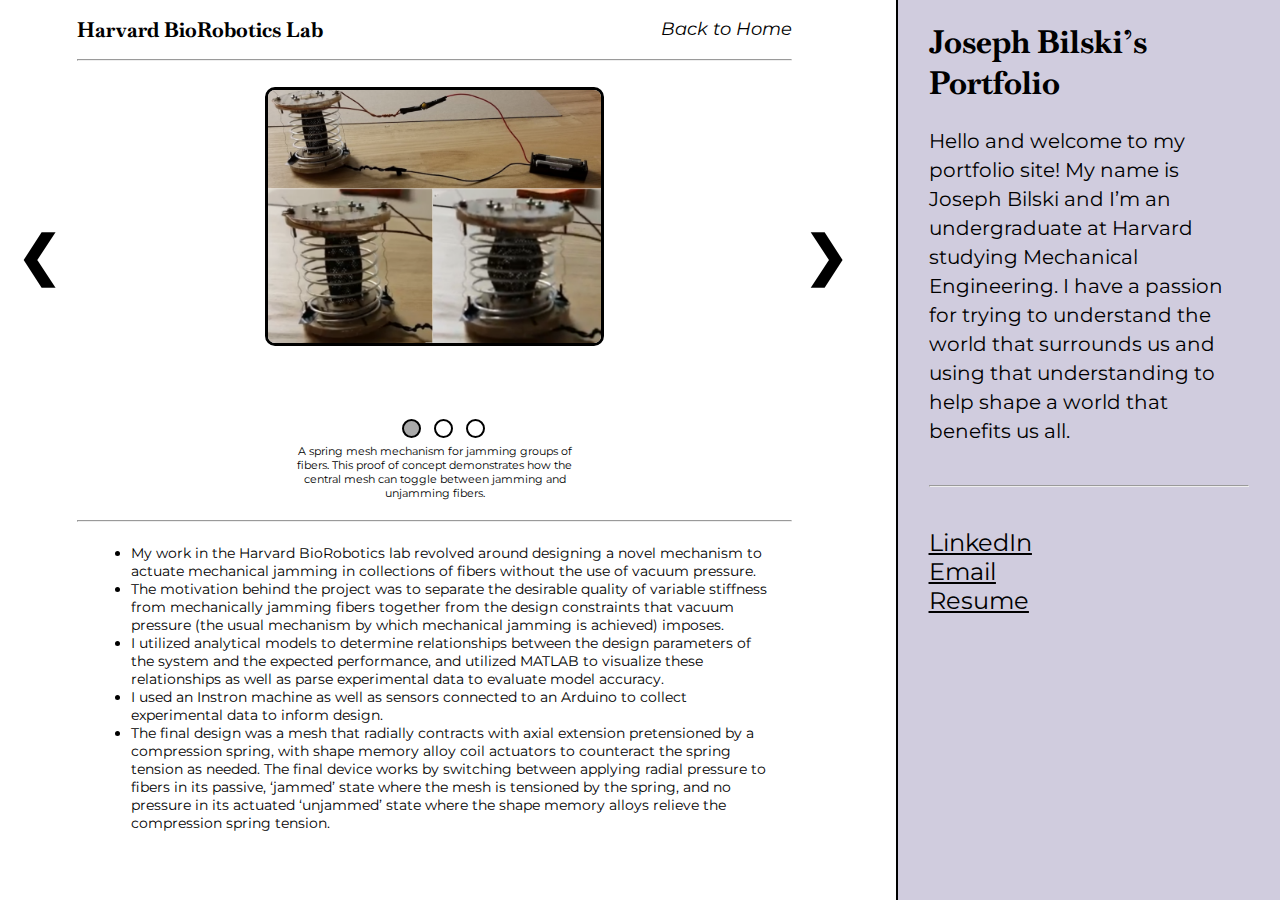
<file: BioRoboticsLab.html>
<!DOCTYPE html>
<html lang="en">

<head>
    <link rel="stylesheet" href="moreDetails.css">
    <script src="SlideShowScript.js"></script>
    <title>Test Site</title>
</head>

<body>
    <div class="wrapper">
        <div class="box sidebar">
            <!-- <hr> -->
            <h1>Joseph Bilski’s Portfolio</h1>
            <small>Hello and welcome to my portfolio site!
                My name is Joseph Bilski and I’m an undergraduate at Harvard studying Mechanical Engineering.
                I have a passion for trying to understand the world that surrounds us and using that understanding
                to help shape a world that benefits us all.</small><br>
            <br>
            <hr><br>
            <u><a href="https://www.linkedin.com/in/joseph-bilski-499a50207/" target="_blank">LinkedIn</a></u><br>
            <u><a href="mailto:josephbbilski@gmail.com">Email</a></u><br>
            <u><a href="https://docs.google.com/document/d/1k0y9cJotrWEX7XOT54eGAaBs5AtkjHMV/edit?usp=sharing&amp;ouid=102081005405146453521&amp;rtpof=true&amp;sd=true"
                    target="_blank">Resume</a></u>
            <br>
        </div>
        <div class="box content">
            <div class="proj col1">
                <div class="title">
                    <div class="titleText"><h2>Harvard BioRobotics Lab</h2></div>
                    <div class="returnText"><a id="returnLink" href="index.html"><i>Back to Home</i></a></div>
                    <div class="hr">
                        <hr />
                        <br>
                    </div>
                </div>
                <div class="slideshow-container" id='BioRobotics Lab' data-slide="1">
                    <!-- Full-width images with number and caption text -->
                    <div class="mySlides fade">
                        <div style="text-align:center" class="dots">
                            <span class="dot" onclick="currentSlide(1, this)"></span>
                            <span class="dot" onclick="currentSlide(2, this)"></span>
                            <span class="dot" onclick="currentSlide(3, this)"></span>
                        </div>
                        <div class="image">
                            <!-- <div class="numbertext">1 / 3</div> -->
                            <img src="BioRobotics Lab/springmeshprototype.png">
                        </div>
                        <div class="text">A spring mesh mechanism for
                            jamming groups of fibers. This proof of
                            concept demonstrates how the central mesh
                            can toggle between jamming and unjamming fibers.</div>
                    </div>

                    <div class="mySlides fade">
                        <div style="text-align:center" class="dots">
                            <span class="dot" onclick="currentSlide(1, this)"></span>
                            <span class="dot" onclick="currentSlide(2, this)"></span>
                            <span class="dot" onclick="currentSlide(3, this)"></span>
                        </div>
                        <div class="image">
                            <!-- <div class="numbertext">2 / 3</div> -->
                            <img src="BioRobotics Lab\smawithpennies.png">
                        </div>
                        <div class="text">Shape Memory Alloy (Nitinol) coil
                            actuators, with a penny for scale.</div>
                    </div>

                    <div class="mySlides fade">
                        <div style="text-align:center" class="dots">
                            <span class="dot" onclick="currentSlide(1, this)"></span>
                            <span class="dot" onclick="currentSlide(2, this)"></span>
                            <span class="dot" onclick="currentSlide(3, this)"></span>
                        </div>
                        <div class="image">
                            <!-- <div class="numbertext">3 / 3</div> -->
                            <img src="BioRobotics Lab\bendingtest.png">
                        </div>
                        <div class="text">Three point bending test on a group
                            of mechanically jammed nylon fibers.</div>
                    </div>

                    <!-- Next and previous buttons -->
                    <span class="prev" onclick="plusSlides(-1, this)">&#10094;</span>
                    <span class="next" onclick="plusSlides(1, this)">&#10095;</span>
                </div>
                <div class="desc">
                    <br>
                    <hr />
                    <div class="subdesc">
                        <ul>
                            <li>My work in the Harvard BioRobotics lab revolved around designing a novel mechanism to
                                actuate mechanical jamming in collections of fibers without the use of vacuum pressure.
                            </li>
                            <li>The motivation behind the project was to separate the desirable quality of variable
                                stiffness
                                from mechanically jamming fibers together from the design constraints that vacuum
                                pressure
                                (the usual mechanism by which mechanical jamming is achieved) imposes.
                            </li>
                            <li>I utilized analytical models to determine relationships between the design parameters of
                                the
                                system and the expected performance, and utilized MATLAB to visualize these
                                relationships as
                                well as parse experimental data to evaluate model accuracy.
                            </li>
                            <li>I used an Instron machine as well as sensors connected to an Arduino to collect
                                experimental data
                                to inform design.
                            </li>
                            <li>The final design was a mesh that radially contracts with axial extension pretensioned by
                                a compression
                                spring, with shape memory alloy coil actuators to counteract the spring tension as
                                needed. The final device
                                works by switching between applying radial pressure to fibers in its passive, ‘jammed’
                                state where the mesh
                                is tensioned by the spring, and no pressure in its actuated ‘unjammed’ state where the
                                shape memory alloys
                                relieve the compression spring tension.&nbsp;
                            </li>
                        </ul>
                        <br>
                        <br>
                    </div>
                </div>
            </div>
        </div>
    </div>
    </div>
</body>

</html>
</file>
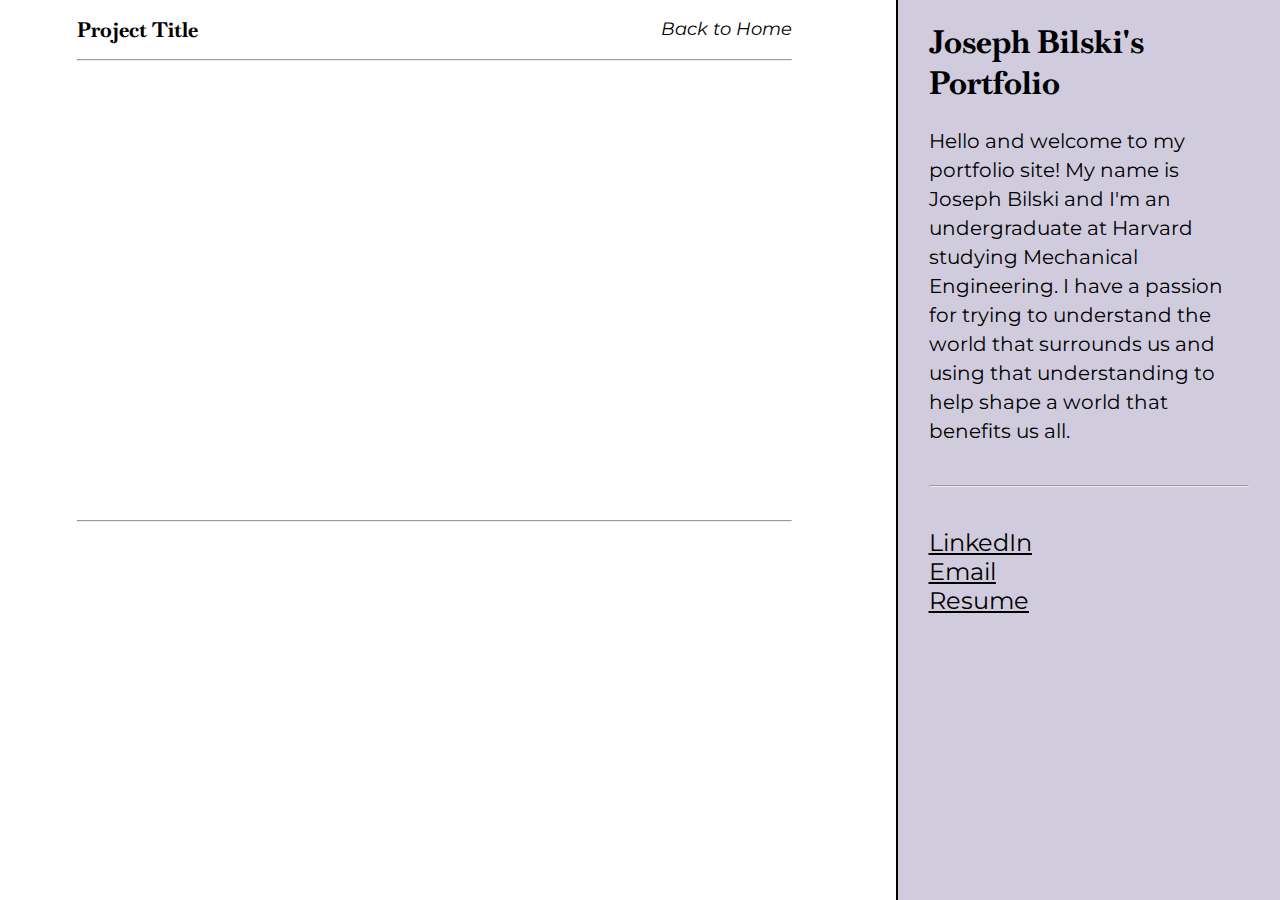
<file: project-details.html>
<!DOCTYPE html>
<html lang="en">
<head>
    <!-- Google tag (gtag.js) -->
    <script async src="https://www.googletagmanager.com/gtag/js?id=G-0L7LY480JH"></script>
    <script>
    window.dataLayer = window.dataLayer || [];
    function gtag(){dataLayer.push(arguments);}
    gtag('js', new Date());

    gtag('config', 'G-0L7LY480JH');
    </script>
    <link rel="stylesheet" href="moreDetails.css">
    <script src="SlideShowScript.js"></script>
    <script src="projectManager.js"></script>
    <title>Project Details - Joseph Bilski's Portfolio</title>
    <script async src="https://www.googletagmanager.com/gtag/js?id=G-0L7LY480JH"></script>
    <script>
    window.dataLayer = window.dataLayer || [];
    function gtag(){dataLayer.push(arguments);}
    gtag('js', new Date());

    gtag('config', 'G-0L7LY480JH');
    </script>
</head>
<body>
    <div class="wrapper">
        <div class="box sidebar">
            <h1>Joseph Bilski's Portfolio</h1>
            <small>Hello and welcome to my portfolio site! 
                My name is Joseph Bilski and I'm an undergraduate at Harvard studying Mechanical Engineering. 
                I have a passion for trying to understand the world that surrounds us and using that understanding 
                to help shape a world that benefits us all.</small><br>
            <br>
            <hr><br>
            <u><a href="https://www.linkedin.com/in/joseph-bilski-499a50207/" target="_blank">LinkedIn</a></u><br>
            <u><a href="mailto:josephbbilski@gmail.com">Email</a></u><br>
            <u><a href="https://drive.google.com/file/d/1cAhfQYIWS-396D0UJ4CwIdB21Tm1FIlx/view?usp=drive_link" target="_blank">Resume</a></u>
            <br>
        </div>
        <div class="box content">
            <div class="proj col1">
                <div class="title">
                    <div class="titleText"><h2>Project Title</h2></div>
                    <div class="returnText"><a id="returnLink" href="index.html"><i>Back to Home</i></a></div>
                    <div class="hr">
                        <hr />
                        <br>
                    </div>
                </div>
                <div class="slideshow-container" id='project-id' data-slide="1">
                    <!-- Slides will be dynamically inserted here -->
                </div>
                <div class="desc">
                    <br>
                    <hr />
                    <div class="subdesc">
                        <!-- Project description will be dynamically inserted here -->
                    </div>
                </div>
            </div>
        </div>
    </div>
    <script>
        document.addEventListener('DOMContentLoaded', function() {
            const urlParams = new URLSearchParams(window.location.search);
            const projectId = urlParams.get('id');
            loadProjectDetails(projectId);
        });
    </script>
</body>
</html>
</file>
<file: moreDetails.css>
@import url('https://fonts.googleapis.com/css2?family=Baskervville:ital@0;1&display=swap');
@import url('https://fonts.googleapis.com/css2?family=Montserrat:ital,wght@0,100..900;1,100..900&display=swap');
html {
  overscroll-behavior-y: none;
  font-family: 'Montserrat', 'sans-serif';
  /* font-family: 'Baskervville', serif; */
  font-weight: 400;
}

h1,
h2 {
  font-family: 'Baskervville', serif;
  font-weight: 900;
}

h1 {
  font-size: 2rem;
}

h2 {
  font-size: 1.3rem;
}

p {
  font-size: 1em;
}

body {
    margin: 0px;
    overscroll-behavior-y: none;
}

.sidebar {
    grid-area: sidebar;
}

.titleText {
    text-align: left;
    flex-direction: column;
    display: flex;
    justify-content: center;
}

.returnText {
    display: flex;
    flex-direction: column;
    align-items: end;
    justify-content: center;
    font-size: .5em;
}

.content {
    grid-area: content;
}

#returnLink {
    text-decoration: none;
}

.wrapper {
    display: grid;
    grid-gap: 0px;
    grid-template-columns: 70% 30%;
    grid-template-areas:
        "content sidebar";
    background-color: #fff;
    /* color: #444; */
    overscroll-behavior-y: none;
}


.box {
    /* color: #444; */
    font-size: 150%;
}

.proj {
    display: grid;
    grid-gap: 0px;
    grid-template-columns: 100%;
    grid-template-rows: 5% 50% 45%;
    grid-template-areas:
        "title"
        "slideshow-container"
        "desc";
    padding-right: 1%;
    padding-left: 1%;
    width: 95%;
    height: 100vh;
    max-height: 100vh;
    /* max-height: vh; */
    font-size: 150%;
    overflow: hidden;
}

.title {
    display: grid;
    grid-template-columns: 75% 25%;
    grid-template-rows: 90% 10%;
    grid-template-areas: "titleText returnText"
    "hr hr";
    height: 60%;
    padding-top: 2%;
    padding-bottom: 2%;
    padding-left: 8%;
    padding-right: 8%;
    /* font-size: 1.2em; */
}

.hr {
    grid-area: hr;
}

.sidebar {
    background-color: rgb(208, 204, 222);
    position: sticky;
    top: 0;
    height: 100vh;
    /* padding-top: 2%;
padding-bottom: 2%; */
    padding-left: 8%;
    padding-right: 8%;
    border-left: solid 2px;
}

.col1 {
    background-color: #ffffff;
}

.col2 {
    background-color: #f1f1f1;
}

.image {
    /* border: solid; */
    height: inherit;
    /* max-height: 100%; */
    /* width: 100%; */
    text-align: center;
    /* justify-content: center; */
}

/* slide show stuff */
.slideshow-container {
    display: flex;
    width: 100%;
    height: 100%;
    max-height: 100%;
    position: relative;
    /* overflow: hidden; */
    align-self: center;
    align-items: center;
    justify-content: center;
    text-align: center;
    /* vertical-align: top; */
    /* border-right: dashed; */
    padding-right: 2%;
    padding-top: 2%;

}

.desc {
    padding-top: 0%;
    padding-bottom: 4%;
    padding-left: 8%;
    padding-right: 8%;
    font-size: .4em;
    max-height: 95%;

    /* overflow: scroll; */
}

.subdesc {
    height: 100%;
    overflow: scroll;
    padding:2%;
    padding-top:0%;
}

/* Hide the images by default */
.mySlides {
    display: none;
    grid-gap: 0px;
    grid-template-columns: 100%;
    grid-template-rows: 85% 15%;
    grid-template-areas:
        "image"
        "text";
    width: 40%;
    height: 95%;
    overflow: hidden;
    text-align: center;
    justify-content: center;
    align-items: center;
    padding-top: 5%;
    padding-bottom: 2%;
}

img {
    /* height: 100%; */
    /* max-height: 100%;*/
    width: 98%;
    max-height: 98%;
    /* height: 75%; */
    border: solid;
    border-radius: 10px;
    position: relative;
    /* top:0; */
    z-index: 0;
    /* left: 50%; */
}

/* Next & previous buttons */
.prev,
.next {
    cursor: pointer;
    position: absolute;
    display: flex;
    top: 30%;
    height: 30%;
    width: 5%;
    padding: 1%;
    /* padding: 5%; */
    color: rgb(0, 0, 0);
    font-weight: bold;
    font-size: 1.5em;
    /* transition: 0.6s ease; */
    border-radius: 3px;
    /* user-select: none; */
    z-index: 1;
    /* background-color: rgba(0,0,0,0.8); */
    text-align: center;
    align-items: center;
    justify-content: center;
}

/* Position the "next button" to the right */
.next {
    right: 2.3%;
    border-radius: 3px;
}

.prev {
    left: 0%;
}

/* On hover, add a black background color with a little bit see-through */
/* .prev:hover, .next:hover {
background-color: rgba(0,0,0,0.8);
} */

/* Caption text */
.text {
    color: #000000;
    /* font-size: 15px; */
    position: relative;
    display: flex;
    align-self: center;
    align-content: center;
    justify-content: center;
    width: 85%;
    height: 100%;
    text-align: center;
    padding-top: 2%;
    font-size: .7rem;
    place-self: center;
}

/* Number text (1/3 etc) */
.numbertext {
    color: #f2f2f2;
    background-color: rgba(0, 0, 0, 0.5);
    border-radius: 5px;
    font-size: .3em;
    padding: 1% 1%;
    position: absolute;
    width: 8%;
    top: 3%;
    right: 46%;
    /* text-shadow:
.5px .5px 0 #000,
-.5px .5px 0 #000,
-.7px -.5px 0 #000,
.5px -.5px 0 #000; */
    /* outline: solid; */
    z-index: 1;
}

/* The dots/bullets/indicators */
.dots {
    position: absolute;
    width: 50%;
    left: 25%;
    z-index: 1;
    bottom: 12%;
}

.dot {
    cursor: pointer;
    height: 15px;
    width: 15px;
    margin: 0 2px;
    background-color: #bbb;
    border: solid 2px;
    border-radius: 50%;
    display: inline-block;
    transition: background-color 0.6s ease;
    z-index: 1;
}

.active,
.dot:hover {
    background-color: #717171;
}

/* Fading animation */
.fade {
    animation-name: fade;
    animation-duration: 1.5s;
}

@keyframes fade {
    from {
        opacity: .4
    }

    to {
        opacity: 1
    }
}

a {
    color: black;
    text-decoration: underline;
}

#returnLink {
    /* border: solid; */
    z-index: 1;
}
</file>
